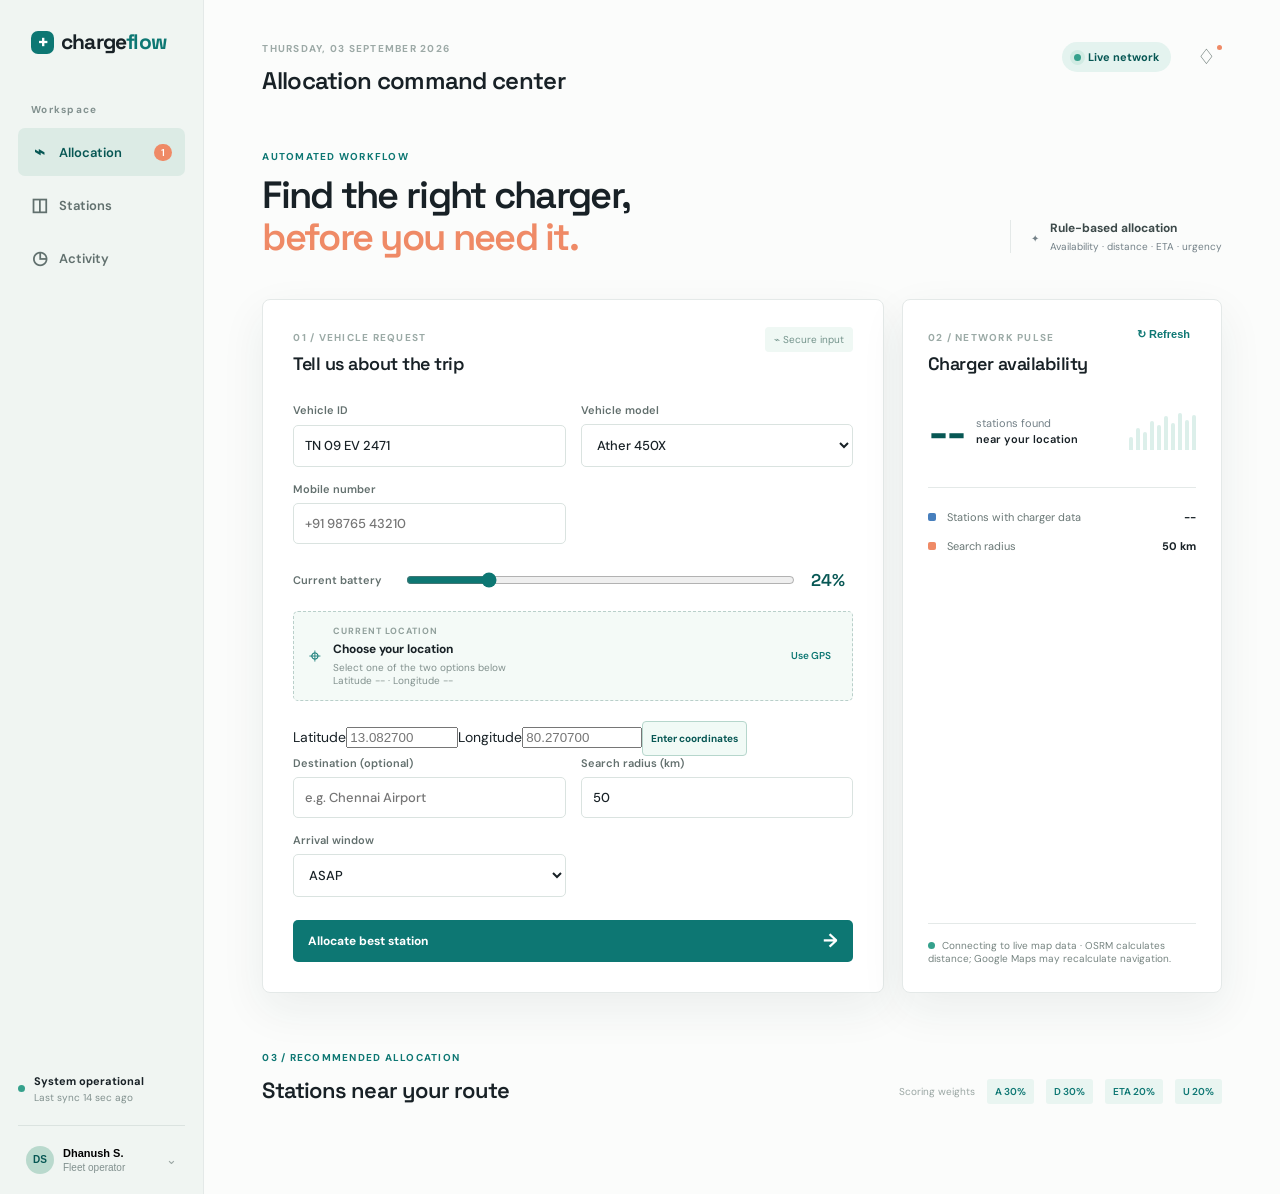
<file: index.html>
<!doctype html>
<html lang="en">
<head>
  <meta charset="UTF-8" />
  <meta name="viewport" content="width=device-width, initial-scale=1.0" />
  <title>ChargeFlow | EV allocation command center</title>
  <meta name="description" content="Rule-based EV charging station allocation and navigation prototype." />
  <link rel="preconnect" href="https://fonts.googleapis.com" />
  <link rel="preconnect" href="https://fonts.gstatic.com" crossorigin />
  <link href="https://fonts.googleapis.com/css2?family=DM+Sans:wght@400;500;600;700&family=Space+Grotesk:wght@500;600;700&display=swap" rel="stylesheet" />
  <link rel="stylesheet" href="styles.css" />
</head>
<body>
  <div class="app-shell">
    <aside class="sidebar">
      <div class="brand"><span class="brand-mark">+</span><span>charge<span class="brand-accent">flow</span></span></div>
      <div class="sidebar-label">Workspace</div>
      <nav class="nav-list" aria-label="Primary navigation">
        <button class="nav-item active" data-view="allocation"><span class="nav-icon">⌁</span>Allocation <span class="nav-count">1</span></button>
        <button class="nav-item" data-view="stations"><span class="nav-icon">◫</span>Stations</button>
        <button class="nav-item" data-view="activity"><span class="nav-icon">◷</span>Activity</button>
      </nav>
      <div class="sidebar-bottom">
        <div class="system-status"><span class="status-dot"></span><div><strong>System operational</strong><small>Last sync 14 sec ago</small></div></div>
        <button class="user-chip"><span class="avatar">DS</span><span><strong>Dhanush S.</strong><small>Fleet operator</small></span><span class="chevron">⌄</span></button>
      </div>
    </aside>

    <main class="main-content">
      <header class="topbar">
        <div><p class="eyebrow">THURSDAY, 03 SEPTEMBER 2026</p><h1>Allocation command center</h1></div>
        <div class="topbar-actions"><span class="live-pill"><span class="pulse"></span>Live network</span><button class="icon-button" aria-label="Notifications">♢<span class="notification-dot"></span></button></div>
      </header>

      <section id="allocation-view" class="view active-view">
        <div class="overview-row">
          <div><p class="section-kicker">AUTOMATED WORKFLOW</p><h2>Find the right charger,<br /><em>before you need it.</em></h2></div>
          <div class="model-note"><span class="spark-icon">✦</span><div><strong>Rule-based allocation</strong><span>Availability · distance · ETA · urgency</span></div></div>
        </div>

        <div class="workspace-grid">
          <section class="panel request-panel">
            <div class="panel-heading"><div><span class="step-label">01 / VEHICLE REQUEST</span><h3>Tell us about the trip</h3></div><span class="secure-label">⌁ Secure input</span></div>
            <form id="allocation-form">
              <div class="field-grid">
                <label>Vehicle ID<input id="vehicle-id" type="text" value="TN 09 EV 2471" required /></label>
                <label>Vehicle model<select id="vehicle-model"><option value="sedan">Ather 450X</option><option value="suv">Tata Nexon EV</option><option value="premium">Hyundai Ioniq 5</option></select></label>
                <label>Mobile number<input id="mobile-number" type="tel" inputmode="tel" pattern="[+0-9 ()-]{10,}" placeholder="+91 98765 43210" required /></label>
              </div>
              <div class="battery-input-row"><label>Current battery</label><div class="battery-control"><input id="battery" type="range" min="5" max="100" value="24" /><output id="battery-output">24%</output></div></div>
              <div class="location-box"><div class="location-pin">⌖</div><div><span class="field-caption">CURRENT LOCATION</span><strong id="location-name">Choose your location</strong><small id="location-status">Select one of the two options below</small><small id="location-coordinates">Latitude -- · Longitude --</small></div><button type="button" class="change-location" id="change-location">Use GPS</button></div>
              <div class="coordinates-row"><label>Latitude<input id="manual-latitude" type="number" step="0.000001" min="-90" max="90" placeholder="13.082700" /></label><label>Longitude<input id="manual-longitude" type="number" step="0.000001" min="-180" max="180" placeholder="80.270700" /></label><button type="button" class="secondary-button" id="use-coordinates">Enter coordinates</button></div>
              <div class="destination-row"><label>Destination (optional)<input id="destination" type="text" placeholder="e.g. Chennai Airport" /></label><label>Search radius (km)<input id="search-radius" type="number" min="1" max="200" step="1" value="50" required /></label><label>Arrival window<select id="arrival-window"><option>ASAP</option><option>Within 30 minutes</option><option>Within 1 hour</option><option>Emergency</option></select></label></div>
              <button class="primary-button" type="submit"><span>Allocate best station</span><span class="button-arrow">→</span></button>
            </form>
          </section>

          <section class="panel network-panel">
            <div class="panel-heading"><div><span class="step-label">02 / NETWORK PULSE</span><h3>Charger availability</h3></div><button class="refresh-button" id="refresh-data">↻ Refresh</button></div>
            <div class="network-stat"><strong id="station-count">--</strong><span>stations found<br /><b id="network-area">near your location</b></span><div class="mini-bars"><i></i><i></i><i></i><i></i><i></i><i></i><i></i><i></i><i></i><i></i></div></div>
            <div class="network-rows"><div><span class="legend blue"></span><span>Stations with charger data</span><strong id="charger-data-count">--</strong></div><div><span class="legend orange"></span><span>Search radius</span><strong id="search-radius-summary">50 km</strong></div></div>
            <div class="network-footer"><span class="status-dot"></span><span id="network-status">Connecting to live map data · OSRM calculates distance; Google Maps may recalculate navigation.</span></div>
          </section>
        </div>

        <section class="results-section" id="results-section">
          <div class="results-header"><div><p class="section-kicker">03 / RECOMMENDED ALLOCATION</p><h2>Stations near your route</h2></div><div class="weight-summary"><span>Scoring weights</span><b>A 30%</b><b>D 30%</b><b>ETA 20%</b><b>U 20%</b></div></div>
          <div id="station-list" class="station-list"></div>
        </section>
      </section>

      <section id="stations-view" class="view"><div class="empty-view"><span class="empty-icon">◫</span><p class="section-kicker">NETWORK DIRECTORY</p><h2>Station operations</h2><p>Live connector inventory will appear here as your network grows.</p></div></section>
      <section id="activity-view" class="view"><div class="empty-view"><span class="empty-icon">◷</span><p class="section-kicker">AUDIT TRAIL</p><h2>Recent activity</h2><p>Reservations, reroutes, and arrival events will be tracked here.</p></div></section>
    </main>
  </div>

  <div class="modal-backdrop" id="reservation-modal" aria-hidden="true"><div class="modal"><button class="modal-close" id="modal-close" aria-label="Close">×</button><div class="success-mark">✓</div><p class="section-kicker">RESERVATION CONFIRMED</p><h2 id="modal-title">Charger reserved.</h2><p class="modal-copy">Your station has been notified and a connector is being held for your arrival.</p><div class="reservation-ticket"><div><span>RESERVATION TOKEN</span><strong id="reservation-token">CF-2471-A8Q2</strong></div><div><span>ARRIVE BY</span><strong id="modal-eta">10:24 AM</strong></div><div><span>ONE-TIME CODE</span><strong id="reservation-otp">------</strong></div><div><span>MOBILE DELIVERY</span><strong id="sms-status">Ready</strong></div></div><div class="modal-actions"><button class="secondary-button" id="print-receipt">Print receipt</button><button class="secondary-button" id="send-sms">Send to mobile</button></div><button class="primary-button" id="modal-done">Start navigation <span class="button-arrow">→</span></button></div></div>
  <script src="app.js"></script>
</body>
</html>
</file>
<file: styles.css>
.station-card{grid-template-columns:2fr 1fr 1fr 1fr 1fr auto}@media(max-width:900px){.station-card{grid-template-columns:2fr 1fr 1fr}}@media(max-width:680px){.station-card{grid-template-columns:1fr 1fr}}
 .station-status strong{color:var(--teal)}
 .modal-actions{display:grid;grid-template-columns:1fr 1fr;gap:8px;margin-bottom:10px}.secondary-button{border:1px solid #b6d6cc;background:#f1faf6;color:var(--teal-dark);border-radius:4px;padding:10px 8px;font:700 10px 'DM Sans';cursor:pointer}.secondary-button:hover{background:#dcefea}.empty-results{background:#f3f8f6;border:1px dashed #b9cfca;border-radius:5px;padding:18px;color:#61706e;font-size:12px;text-align:center}
:root{--ink:#182126;--muted:#738087;--line:#e4e9e8;--paper:#fbfcfb;--panel:#fff;--teal:#0d7773;--teal-dark:#075754;--mint:#dcefea;--coral:#ef8a66;--yellow:#f4c75b;--blue:#477fbd;--shadow:0 16px 45px rgba(25,54,53,.07)}*{box-sizing:border-box}body{margin:0;background:var(--paper);color:var(--ink);font-family:'DM Sans',sans-serif;font-size:14px}.app-shell{display:flex;min-height:100vh}.sidebar{width:240px;background:#f0f5f2;border-right:1px solid var(--line);padding:28px 18px 20px;display:flex;flex-direction:column}.brand{font:700 21px 'Space Grotesk',sans-serif;letter-spacing:-.8px;padding:0 13px 48px}.brand-mark{display:inline-grid;place-items:center;width:23px;height:23px;margin-right:7px;background:var(--teal);color:#fff;border-radius:7px;font-size:20px;line-height:20px}.brand-accent{color:var(--teal)}.sidebar-label,.section-kicker,.step-label,.eyebrow{font-size:10px;letter-spacing:1.25px;font-weight:700;color:#82918f}.sidebar-label{padding:0 13px 12px}.nav-list{display:grid;gap:5px}.nav-item{border:0;background:transparent;text-align:left;color:#61706e;font:600 13px 'DM Sans',sans-serif;padding:12px 13px;border-radius:7px;cursor:pointer;display:flex;gap:11px;align-items:center}.nav-item.active{background:#dcebe5;color:var(--teal-dark)}.nav-icon{font-size:18px;width:17px;text-align:center}.nav-count{margin-left:auto;background:var(--coral);color:white;border-radius:20px;font-size:10px;padding:2px 7px}.sidebar-bottom{margin-top:auto;display:grid;gap:21px}.system-status,.user-chip{display:flex;align-items:center;gap:9px}.system-status strong,.user-chip strong{font-size:11px;display:block}.system-status small,.user-chip small{display:block;color:#81908e;font-size:10px;margin-top:3px}.status-dot,.pulse{display:inline-block;width:7px;height:7px;border-radius:50%;background:#35a18c}.user-chip{width:100%;background:transparent;border:0;text-align:left;border-top:1px solid #dbe3e0;padding:20px 8px 0;cursor:pointer}.avatar{display:grid;place-items:center;background:#b9d9cd;color:var(--teal-dark);font-size:10px;font-weight:700;border-radius:50%;width:28px;height:28px}.chevron{margin-left:auto;color:#9aa6a3}.main-content{max-width:1280px;width:100%;margin:0 auto;padding:42px 58px 70px}.topbar{display:flex;justify-content:space-between;align-items:flex-start;margin-bottom:54px}.eyebrow{margin:0 0 10px;color:#9ca9a6}.topbar h1{font:600 24px 'Space Grotesk',sans-serif;letter-spacing:-.7px;margin:0}.topbar-actions{display:flex;gap:20px;align-items:center}.live-pill{color:var(--teal-dark);font-size:11px;font-weight:700;background:#e4f3ef;padding:8px 12px;border-radius:18px}.pulse{margin-right:7px;box-shadow:0 0 0 4px #d1ebe3}.icon-button,.refresh-button,.modal-close{border:0;background:transparent;cursor:pointer;color:#64736f}.icon-button{font-size:21px;position:relative}.notification-dot{position:absolute;right:0;top:1px;width:5px;height:5px;border-radius:50%;background:var(--coral)}.overview-row,.results-header{display:flex;justify-content:space-between;align-items:end}.section-kicker{color:var(--teal);margin:0 0 12px}.overview-row h2{font:600 38px/1.1 'Space Grotesk',sans-serif;letter-spacing:-1.7px;margin:0 0 40px}.overview-row h2 em{color:var(--coral);font-style:normal}.model-note{display:flex;gap:11px;align-items:center;margin-bottom:46px;border-left:1px solid var(--line);padding-left:20px;color:#3d4a4a}.model-note strong,.model-note span{display:block}.model-note strong{font-size:12px}.model-note span{font-size:10px;color:var(--muted);margin-top:4px}.spark-icon{font-size:23px;color:var(--coral)}.workspace-grid{display:grid;grid-template-columns:minmax(0,1.65fr) minmax(260px,.85fr);gap:18px}.panel{background:var(--panel);border:1px solid var(--line);box-shadow:var(--shadow);border-radius:8px}.request-panel{padding:27px 30px 30px}.panel-heading{display:flex;justify-content:space-between;align-items:start;margin-bottom:28px}.step-label{color:#9baaa6}.panel h3{font:600 18px 'Space Grotesk',sans-serif;margin:7px 0 0;letter-spacing:-.5px}.secure-label{font-size:10px;color:#73938b;background:#eff8f4;padding:6px 9px;border-radius:4px}.field-grid,.destination-row{display:grid;grid-template-columns:1fr 1fr;gap:15px}.field-grid label,.destination-row label{display:grid;gap:7px;color:#63706e;font-size:11px;font-weight:600}.field-grid input,.field-grid select,.destination-row input,.destination-row select{width:100%;border:1px solid #dae3e0;border-radius:5px;background:#fff;padding:11px;color:var(--ink);font:500 13px 'DM Sans',sans-serif;outline:none}.field-grid input:focus,.field-grid select:focus,.destination-row input:focus,.destination-row select:focus{border-color:var(--teal)}.battery-input-row{display:flex;align-items:center;gap:22px;margin:25px 0 20px;color:#63706e;font-size:11px;font-weight:600}.battery-control{display:flex;align-items:center;gap:14px;flex:1}.battery-control input{accent-color:var(--teal);width:100%}.battery-control output{font:600 17px 'Space Grotesk',sans-serif;color:var(--teal-dark);min-width:42px}.location-box{display:flex;gap:12px;align-items:center;border:1px dashed #b9cfca;background:#f4faf7;padding:13px 15px;border-radius:5px;margin-bottom:20px}.location-pin{font-size:21px;color:var(--teal)}.field-caption,.reservation-ticket span{display:block;font-size:9px;letter-spacing:1px;color:#91a09c;font-weight:700}.location-box strong,.location-box small{display:block}.location-box strong{font-size:12px;margin:4px 0}.location-box small{font-size:10px;color:#82918e}.change-location{margin-left:auto;border:0;background:none;color:var(--teal);font:600 10px 'DM Sans';cursor:pointer}.destination-row{margin-bottom:23px}.primary-button{width:100%;display:flex;justify-content:space-between;align-items:center;border:0;border-radius:5px;background:var(--teal);color:#fff;padding:13px 15px;font:700 12px 'DM Sans';cursor:pointer;transition:background .2s,transform .2s}.primary-button:hover{background:var(--teal-dark);transform:translateY(-1px)}.button-arrow{font-size:19px;line-height:10px}.network-panel{padding:27px 25px;display:flex;flex-direction:column}.network-panel .panel-heading{margin-bottom:26px}.refresh-button{font-size:11px;color:var(--teal);font-weight:700}.network-stat{display:flex;align-items:center;gap:12px;border-bottom:1px solid var(--line);padding-bottom:25px}.network-stat>strong{font:600 48px 'Space Grotesk';letter-spacing:-3px;color:var(--teal-dark)}.network-stat span{font-size:11px;line-height:1.5;color:var(--muted)}.network-stat b{color:var(--ink);font-weight:600}.mini-bars{height:37px;display:flex;align-items:end;gap:3px;margin-left:auto}.mini-bars i{display:block;width:4px;border-radius:4px 4px 0 0;background:var(--mint)}.mini-bars i:nth-child(1){height:13px}.mini-bars i:nth-child(2){height:22px}.mini-bars i:nth-child(3){height:18px}.mini-bars i:nth-child(4){height:29px}.mini-bars i:nth-child(5){height:25px}.mini-bars i:nth-child(6){height:34px}.mini-bars i:nth-child(7){height:27px}.mini-bars i:nth-child(8){height:37px}.mini-bars i:nth-child(9){height:30px}.mini-bars i:nth-child(10){height:35px}.network-rows{display:grid;gap:15px;padding:22px 0}.network-rows div{display:grid;grid-template-columns:10px 1fr auto;align-items:center;gap:9px;font-size:11px;color:#697775}.network-rows strong{color:var(--ink)}.legend{width:8px;height:8px;border-radius:2px}.legend.blue{background:var(--blue)}.legend.orange{background:var(--coral)}.network-footer{font-size:10px;color:#768480;margin-top:auto;padding-top:15px;border-top:1px solid var(--line)}.network-footer .status-dot{margin-right:7px}.results-section{margin-top:58px}.results-header{margin-bottom:20px}.results-header h2{font:600 22px 'Space Grotesk';letter-spacing:-.8px;margin:0}.weight-summary{display:flex;gap:12px;align-items:center;color:#9aa6a3;font-size:10px}.weight-summary b{font-weight:600;color:var(--teal);background:#e9f5f1;padding:6px 8px;border-radius:3px}.station-list{display:grid;gap:10px}.station-card{display:grid;grid-template-columns:2fr 1fr 1fr 1.2fr auto;align-items:center;gap:16px;background:white;border:1px solid var(--line);border-radius:6px;padding:18px 20px;transition:border-color .2s,box-shadow .2s}.station-card.recommended{border:1.5px solid #7db9a8;box-shadow:0 8px 25px rgba(13,119,115,.08)}.station-name{display:flex;gap:12px;align-items:center}.station-badge{width:34px;height:34px;display:grid;place-items:center;background:#e7f4ef;color:var(--teal);border-radius:6px;font-size:18px}.station-name strong{display:block;font-size:13px}.station-name small{display:block;color:#899591;font-size:10px;margin-top:3px}.recommended-label{font-size:9px;color:var(--teal);font-weight:700;letter-spacing:.5px;text-transform:uppercase;margin-left:9px}.station-metric span,.score-box span{display:block;font-size:10px;color:#9aa6a3;margin-bottom:4px}.station-metric strong{font-size:12px}.availability strong{color:var(--teal)}.score-box{text-align:left}.score-box strong{font:600 18px 'Space Grotesk';color:var(--teal-dark)}.reserve-button{border:1px solid #b6d6cc;background:#f1faf6;color:var(--teal-dark);border-radius:4px;padding:9px 12px;font:700 10px 'DM Sans';cursor:pointer}.reserve-button:hover{background:var(--teal);color:#fff}.view{display:none}.view.active-view{display:block}.empty-view{min-height:60vh;display:grid;place-content:center;text-align:center}.empty-icon{font-size:42px;color:var(--teal);margin-bottom:12px}.empty-view h2{font:600 34px 'Space Grotesk';margin:4px 0 10px}.empty-view p:last-child{color:var(--muted)}.modal-backdrop{display:none;position:fixed;inset:0;background:rgba(18,36,35,.42);align-items:center;justify-content:center;padding:20px;z-index:3}.modal-backdrop.visible{display:flex}.modal{background:#fff;border-radius:9px;width:min(410px,100%);padding:38px;position:relative;box-shadow:0 30px 80px rgba(10,35,31,.25);text-align:center}.modal-close{position:absolute;top:14px;right:18px;font-size:24px}.success-mark{width:46px;height:46px;display:grid;place-items:center;border-radius:50%;background:#dff3ea;color:var(--teal);font-size:25px;margin:0 auto 18px}.modal .section-kicker{margin-bottom:9px}.modal h2{font:600 25px 'Space Grotesk';margin:0 0 10px}.modal-copy{color:var(--muted);font-size:12px;line-height:1.5;margin:0 auto 23px;max-width:280px}.reservation-ticket{display:grid;grid-template-columns:1fr 1fr;text-align:left;background:#f3f8f6;padding:14px;border-radius:5px;margin-bottom:20px}.reservation-ticket strong{display:block;font:600 13px 'Space Grotesk';margin-top:6px;color:var(--teal-dark)}@media(max-width:900px){.sidebar{width:190px}.main-content{padding:32px 28px}.station-card{grid-template-columns:2fr 1fr 1fr}.score-box{display:none}}@media(max-width:680px){.app-shell{display:block}.sidebar{width:100%;height:auto;padding:18px;display:block}.brand{padding:0 0 18px}.sidebar-label,.sidebar-bottom{display:none}.nav-list{display:flex;gap:5px}.nav-item{flex:1;justify-content:center;padding:9px 6px}.nav-item .nav-icon{display:none}.main-content{padding:28px 17px 50px}.topbar{margin-bottom:38px}.topbar h1{font-size:20px}.live-pill{display:none}.overview-row{display:block}.overview-row h2{font-size:31px;margin-bottom:27px}.model-note{margin-bottom:30px}.workspace-grid{grid-template-columns:1fr}.request-panel{padding:22px 18px}.network-panel{min-height:230px}.results-section{margin-top:42px}.results-header{display:block}.weight-summary{margin-top:14px;flex-wrap:wrap;gap:7px}.station-card{grid-template-columns:1fr 1fr;gap:15px;padding:16px}.station-name{grid-column:1/-1}.reserve-button{grid-column:2;grid-row:3}.destination-row,.field-grid{grid-template-columns:1fr}.battery-input-row{display:block}.battery-control{margin-top:9px}.modal{padding:32px 22px}}
</file>
